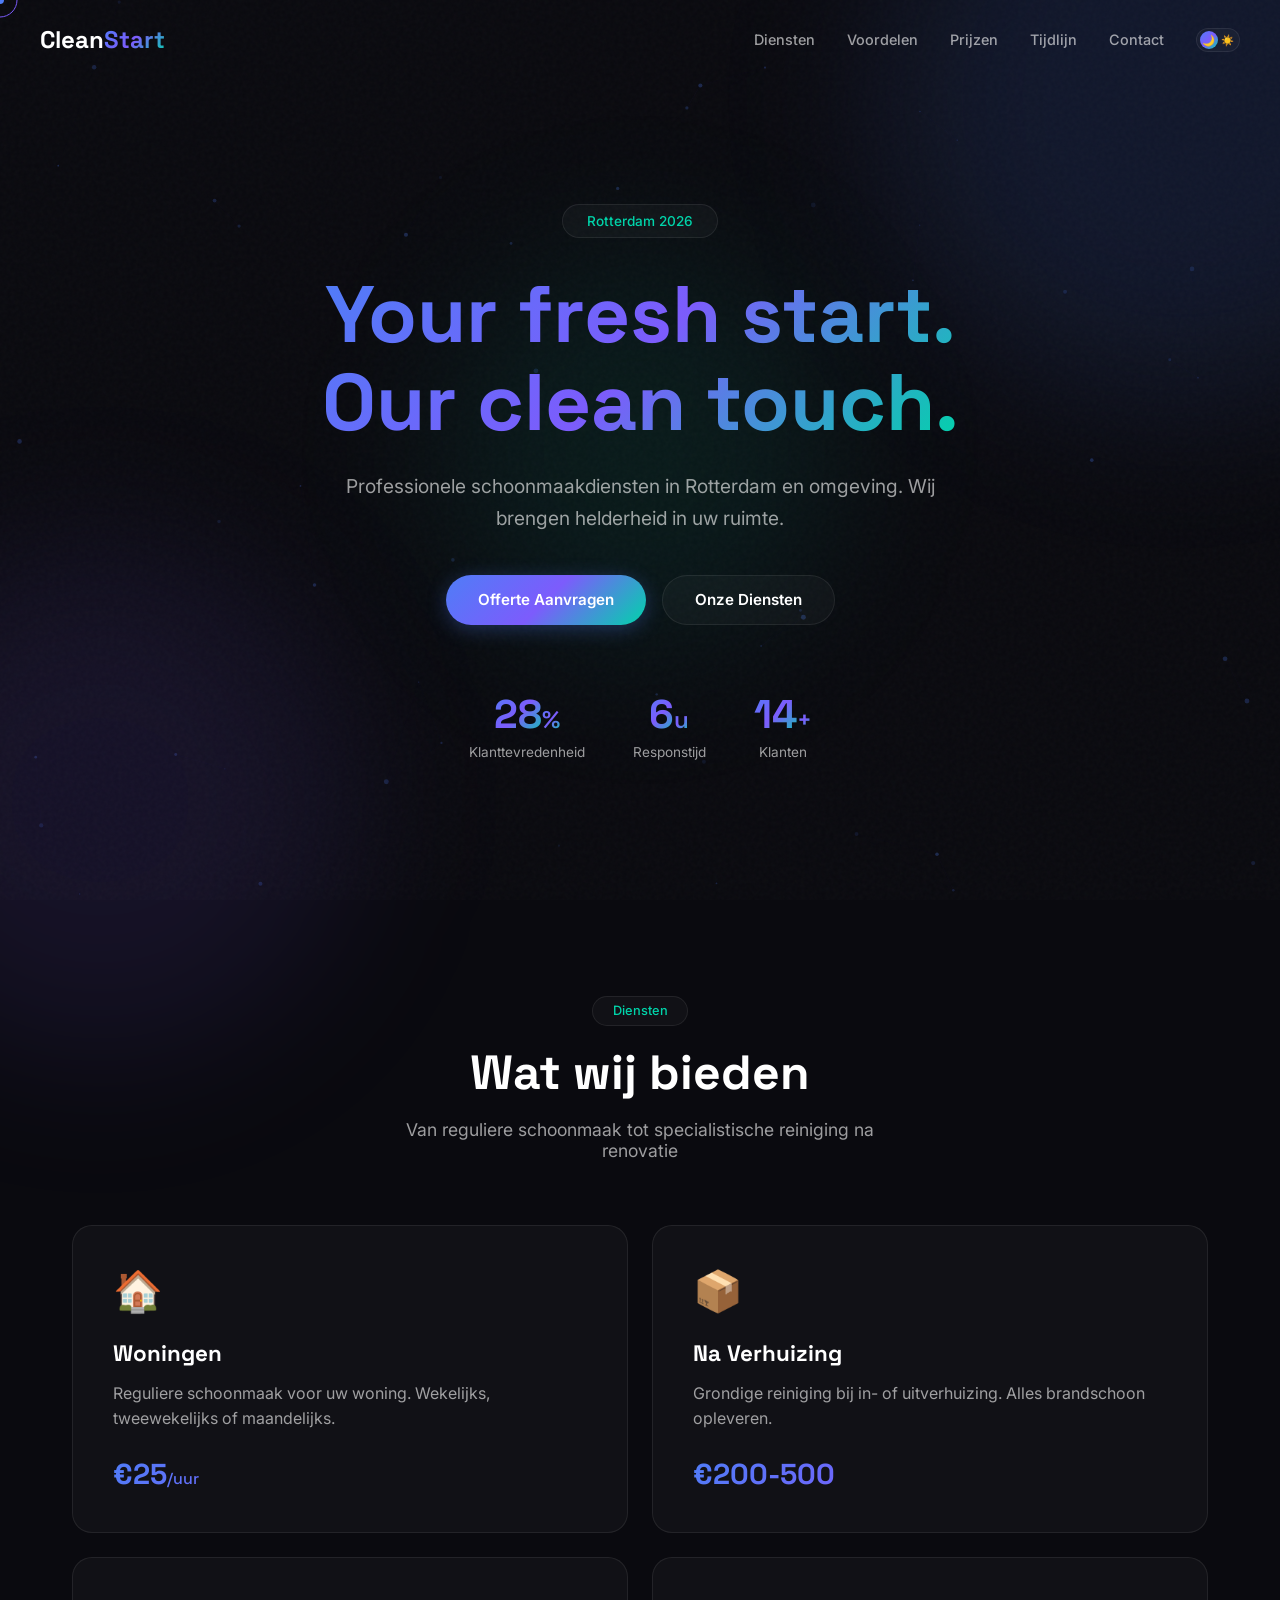
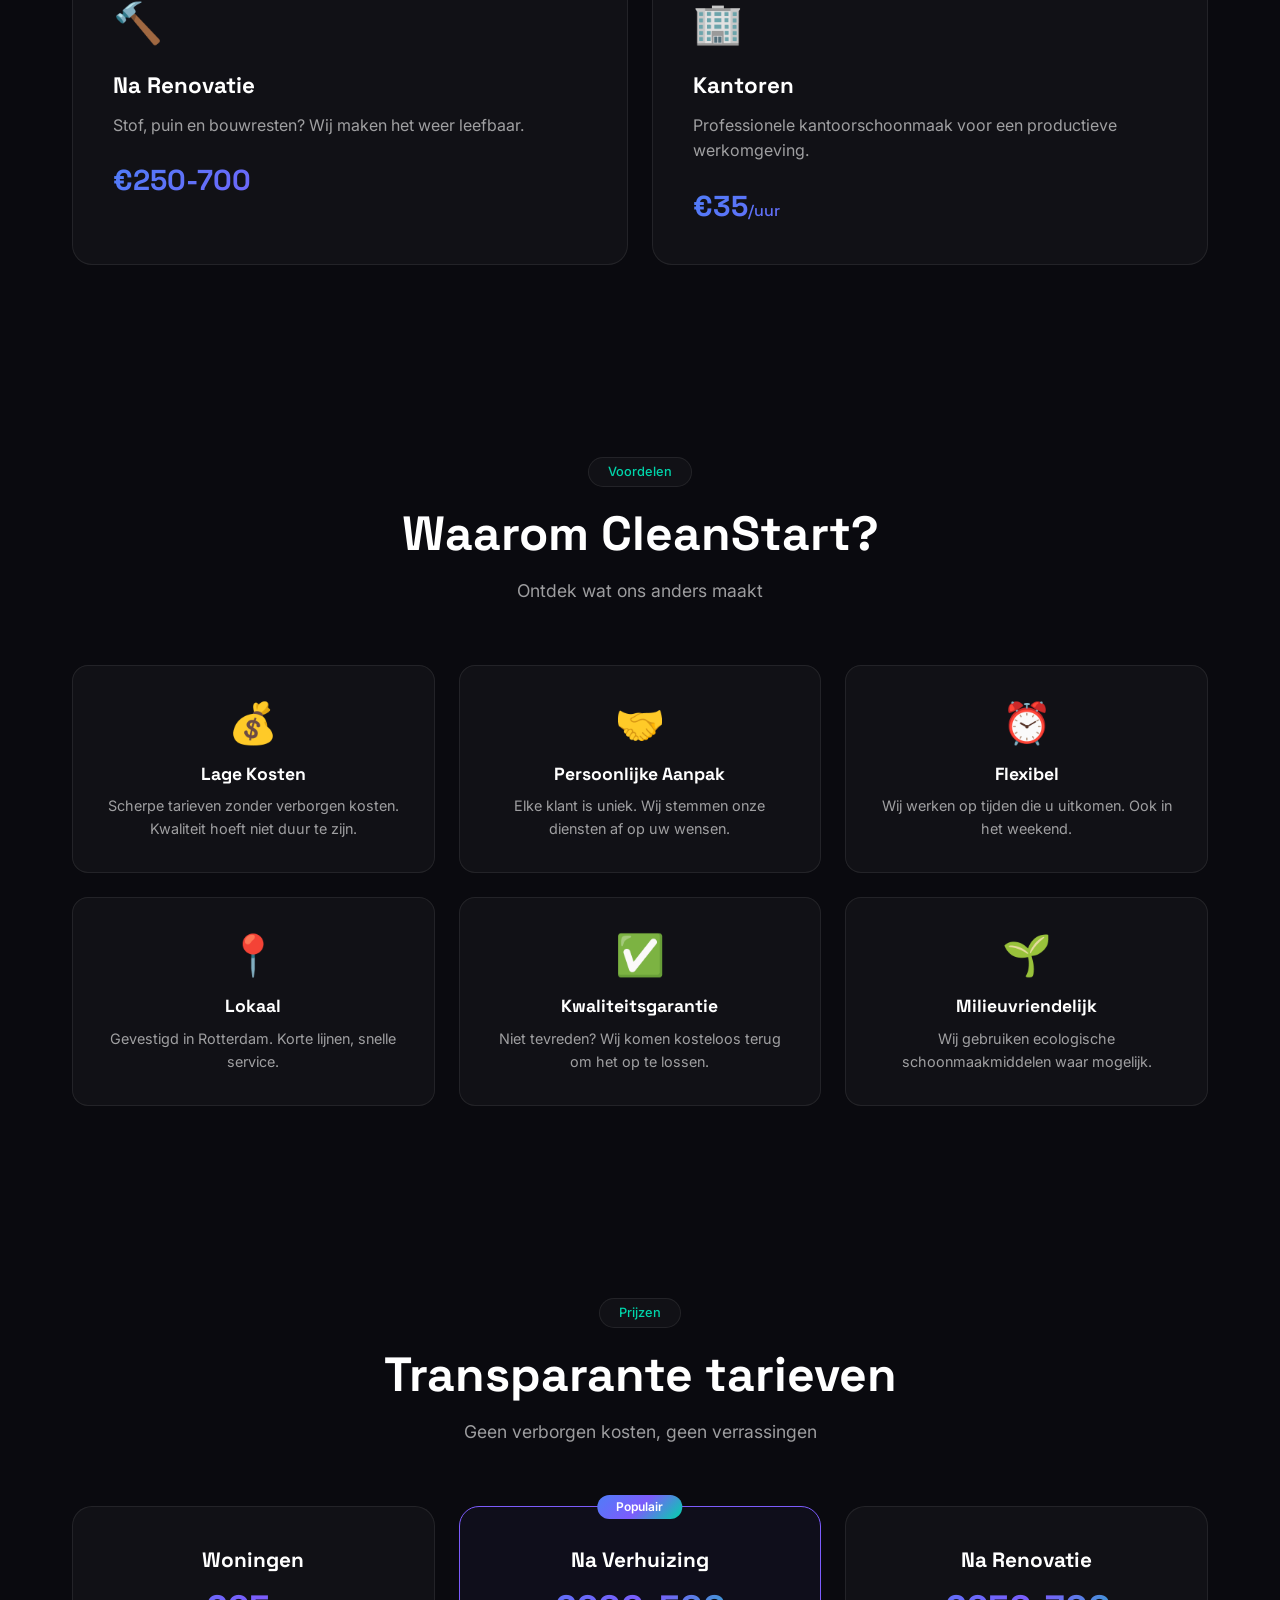
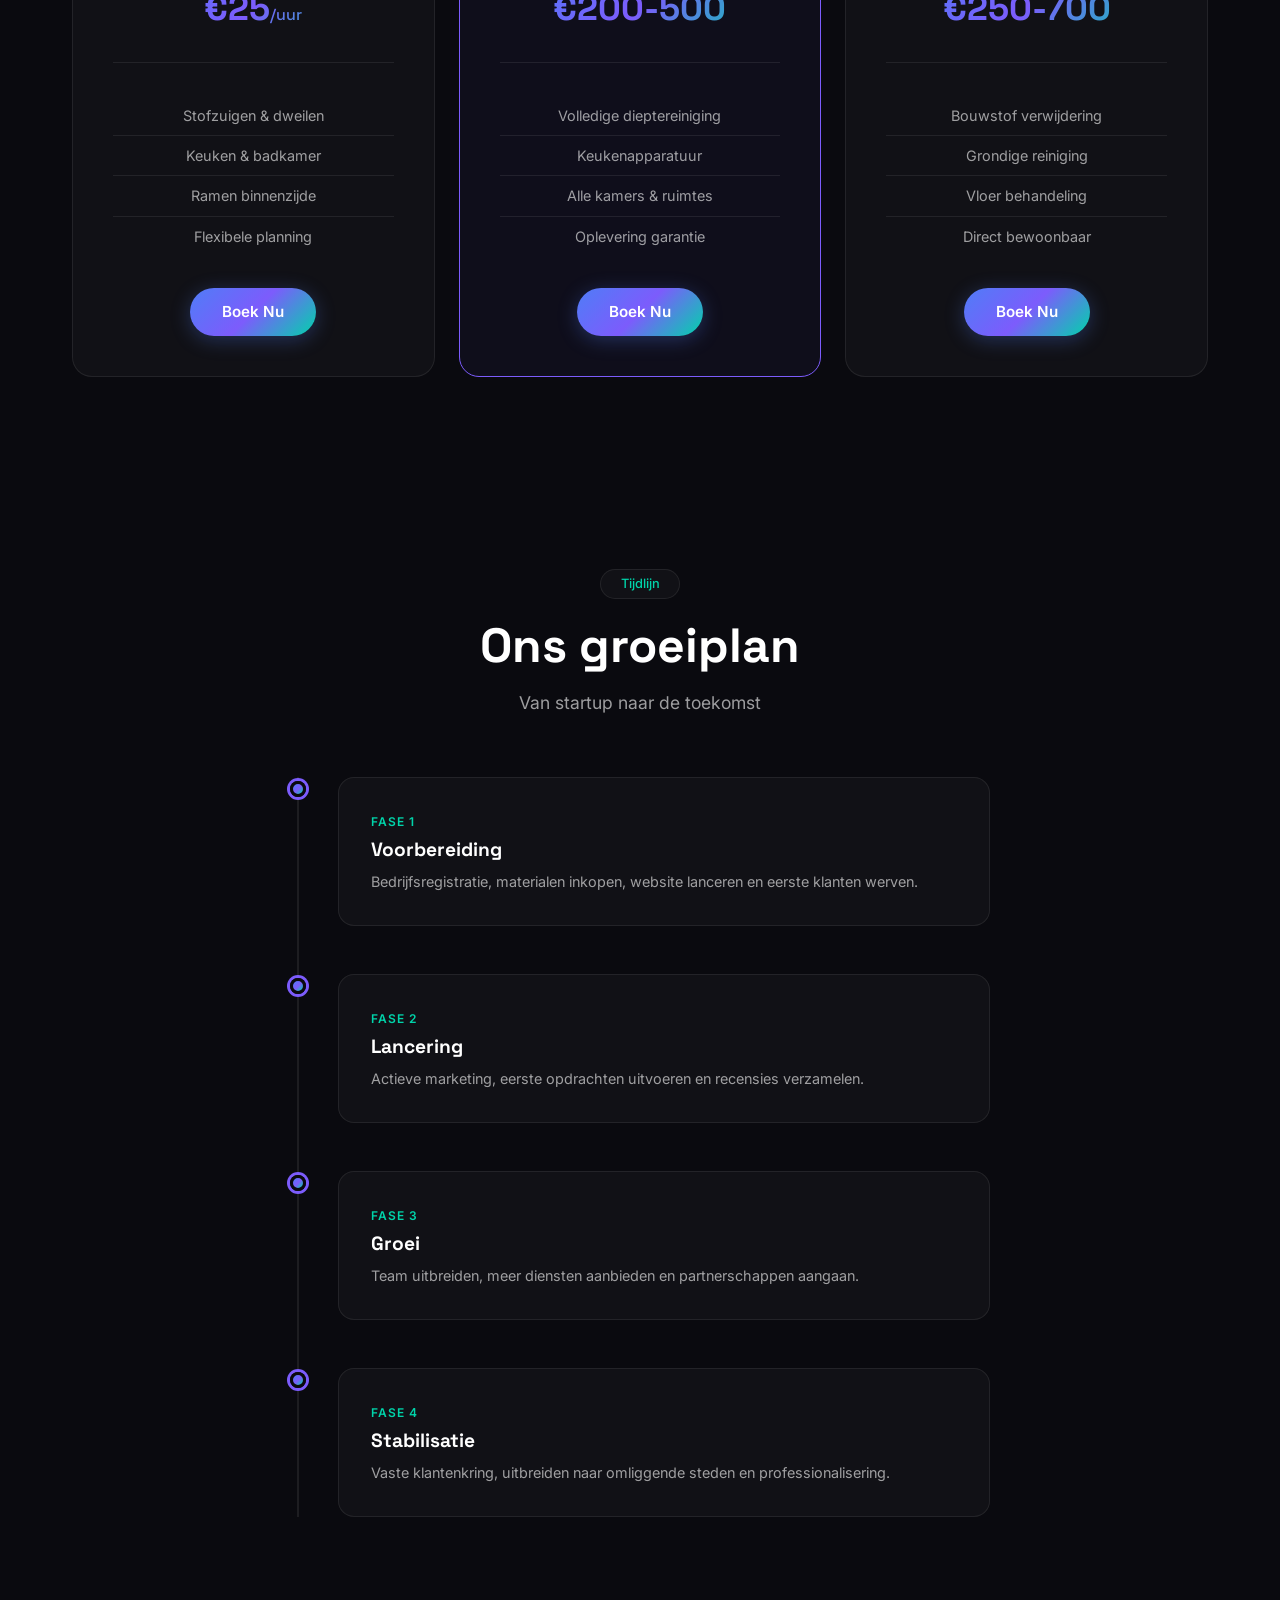
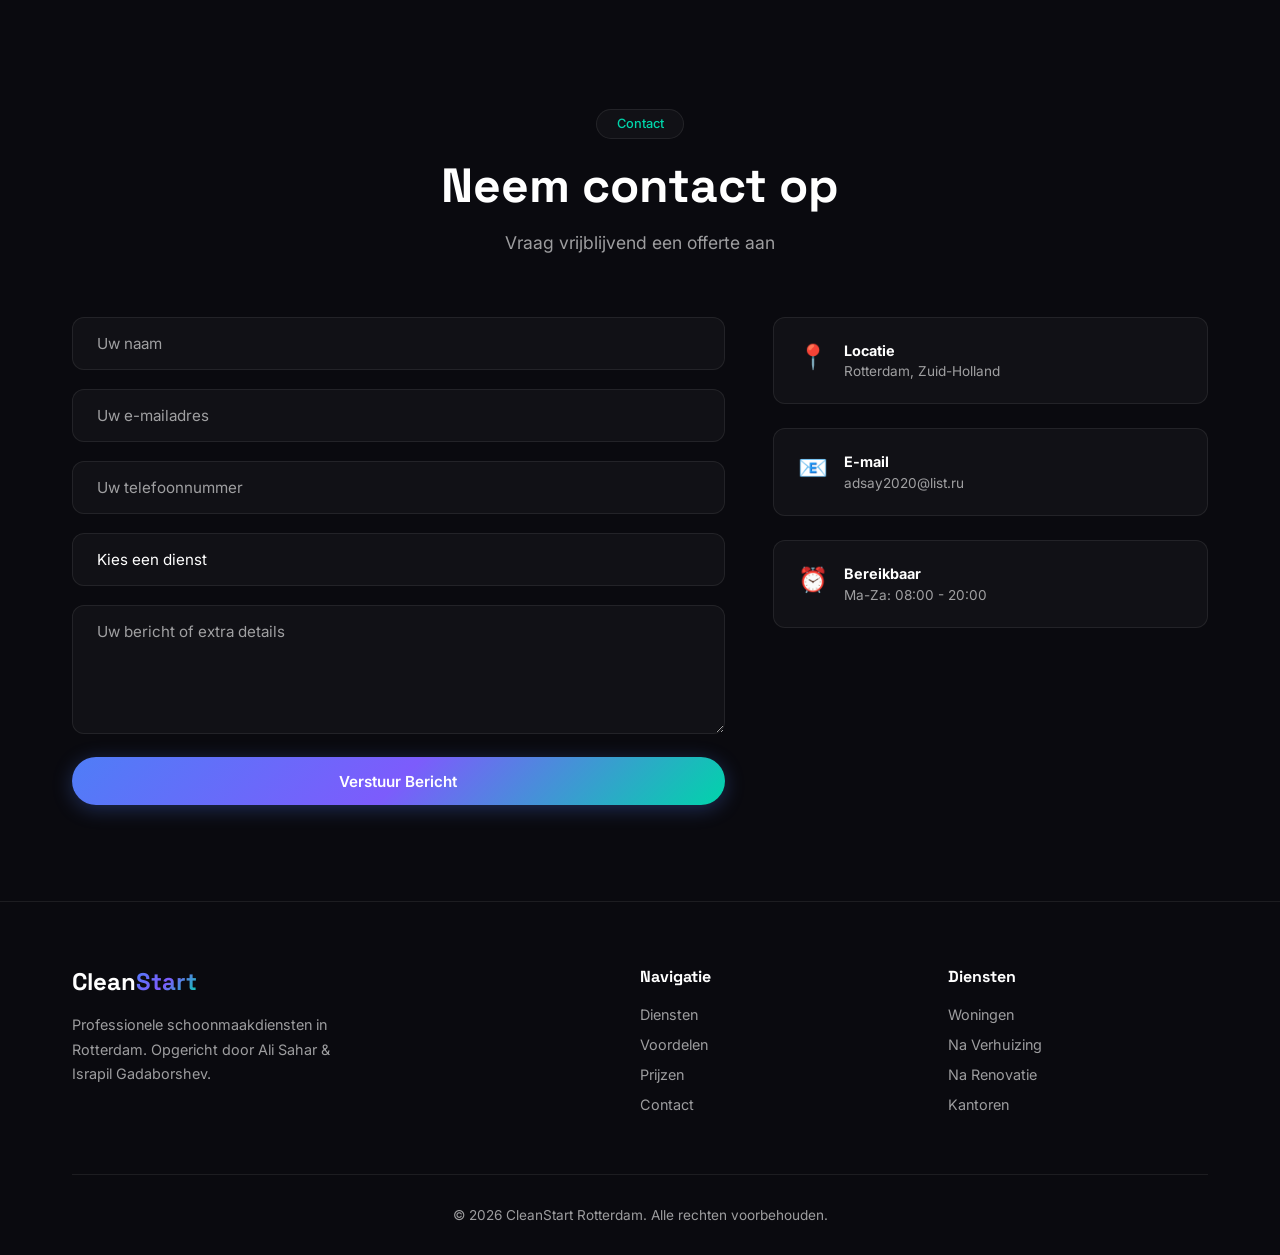
<file: index.html>
<!DOCTYPE html>
<html lang="nl">
<head>
    <meta charset="UTF-8">
    <meta name="viewport" content="width=device-width, initial-scale=1.0">
    <title>CleanStart Rotterdam — Premium Schoonmaakdiensten</title>
    <meta name="description" content="CleanStart Rotterdam biedt professionele schoonmaakdiensten voor woningen, kantoren en na verhuizing of renovatie.">
    <link rel="preconnect" href="https://fonts.googleapis.com">
    <link rel="preconnect" href="https://fonts.gstatic.com" crossorigin>
    <link href="https://fonts.googleapis.com/css2?family=Inter:wght@300;400;500;600;700&family=Space+Grotesk:wght@400;500;600;700&display=swap" rel="stylesheet">
    <link rel="stylesheet" href="styles.css">
</head>
<body>
    <!-- Loader -->
    <div id="loader" class="loader">
        <div class="loader-content">
            <div class="loader-logo">CleanStart</div>
            <div class="loader-bar"><div class="loader-bar-fill"></div></div>
        </div>
    </div>

    <!-- Custom Cursor -->
    <div id="cursor" class="cursor"></div>
    <div id="cursor-follower" class="cursor-follower"></div>

    <!-- Scroll Progress -->
    <div id="scroll-progress" class="scroll-progress"></div>

    <!-- Particles Canvas -->
    <canvas id="particles" class="particles-canvas"></canvas>

    <!-- Noise Overlay -->
    <div class="noise-overlay"></div>

    <!-- Gradient Orbs -->
    <div class="gradient-orb gradient-orb-1"></div>
    <div class="gradient-orb gradient-orb-2"></div>
    <div class="gradient-orb gradient-orb-3"></div>

    <!-- Navigation -->
    <nav id="nav" class="nav">
        <div class="nav-container">
            <a href="#" class="nav-logo">Clean<span>Start</span></a>
            <div id="nav-links" class="nav-links">
                <a href="#diensten">Diensten</a>
                <a href="#voordelen">Voordelen</a>
                <a href="#prijzen">Prijzen</a>
                <a href="#tijdlijn">Tijdlijn</a>
                <a href="#contact">Contact</a>

                <button id="theme-toggle" class="theme-toggle" aria-label="Toggle theme">
                    <span class="theme-toggle-icon moon">🌙</span>
                    <span class="theme-toggle-icon sun">☀️</span>
                </button>
            </div>
            <button id="nav-toggle" class="nav-toggle" aria-label="Menu toggle">
                <span></span>
                <span></span>
                <span></span>
            </button>
        </div>
    </nav>

    <!-- Hero Section -->
    <section class="hero" id="hero">
        <div class="hero-container">
            <div class="hero-badge" data-animate>Rotterdam 2026</div>
            <h1 class="hero-title" data-animate>Your fresh start.<br>Our clean touch.</h1>
            <p class="hero-subtitle" data-animate>Professionele schoonmaakdiensten in Rotterdam en omgeving. Wij brengen helderheid in uw ruimte.</p>
            <div class="hero-buttons" data-animate>
                <a href="#contact" class="btn btn-primary magnetic">Offerte Aanvragen</a>
                <a href="#diensten" class="btn btn-secondary magnetic">Onze Diensten</a>
            </div>
            <div class="hero-stats" data-animate>
                <div class="stat">
                    <span class="stat-number" data-count="100">0</span><span class="stat-suffix">%</span>
                    <span class="stat-label">Klanttevredenheid</span>
                </div>
                <div class="stat">
                    <span class="stat-number" data-count="24">0</span><span class="stat-suffix">u</span>
                    <span class="stat-label">Responstijd</span>
                </div>
                <div class="stat">
                    <span class="stat-number" data-count="50">0</span><span class="stat-suffix">+</span>
                    <span class="stat-label">Klanten</span>
                </div>
            </div>
        </div>
    </section>


    <!-- Services Section -->
    <section class="services" id="diensten">
        <div class="container">
            <div class="section-header" data-animate>
                <span class="section-badge">Diensten</span>
                <h2 class="section-title">Wat wij bieden</h2>
                <p class="section-subtitle">Van reguliere schoonmaak tot specialistische reiniging na renovatie</p>
            </div>
            <div class="bento-grid">
                <div class="bento-card bento-large" data-animate>
                    <div class="bento-icon">🏠</div>
                    <h3>Woningen</h3>
                    <p>Reguliere schoonmaak voor uw woning. Wekelijks, tweewekelijks of maandelijks.</p>
                    <div class="bento-price">€25<span>/uur</span></div>
                </div>
                <div class="bento-card bento-medium" data-animate>
                    <div class="bento-icon">📦</div>
                    <h3>Na Verhuizing</h3>
                    <p>Grondige reiniging bij in- of uitverhuizing. Alles brandschoon opleveren.</p>
                    <div class="bento-price">€200-500</div>
                </div>
                <div class="bento-card bento-medium" data-animate>
                    <div class="bento-icon">🔨</div>
                    <h3>Na Renovatie</h3>
                    <p>Stof, puin en bouwresten? Wij maken het weer leefbaar.</p>
                    <div class="bento-price">€250-700</div>
                </div>
                <div class="bento-card bento-large" data-animate>
                    <div class="bento-icon">🏢</div>
                    <h3>Kantoren</h3>
                    <p>Professionele kantoorschoonmaak voor een productieve werkomgeving.</p>
                    <div class="bento-price">€35<span>/uur</span></div>
                </div>
            </div>
        </div>
    </section>


    <!-- Advantages Section -->
    <section class="advantages" id="voordelen">
        <div class="container">
            <div class="section-header" data-animate>
                <span class="section-badge">Voordelen</span>
                <h2 class="section-title">Waarom CleanStart?</h2>
                <p class="section-subtitle">Ontdek wat ons anders maakt</p>
            </div>
            <div class="advantages-grid">
                <div class="advantage-card" data-animate>
                    <div class="advantage-icon">💰</div>
                    <h3>Lage Kosten</h3>
                    <p>Scherpe tarieven zonder verborgen kosten. Kwaliteit hoeft niet duur te zijn.</p>
                </div>
                <div class="advantage-card" data-animate>
                    <div class="advantage-icon">🤝</div>
                    <h3>Persoonlijke Aanpak</h3>
                    <p>Elke klant is uniek. Wij stemmen onze diensten af op uw wensen.</p>
                </div>
                <div class="advantage-card" data-animate>
                    <div class="advantage-icon">⏰</div>
                    <h3>Flexibel</h3>
                    <p>Wij werken op tijden die u uitkomen. Ook in het weekend.</p>
                </div>
                <div class="advantage-card" data-animate>
                    <div class="advantage-icon">📍</div>
                    <h3>Lokaal</h3>
                    <p>Gevestigd in Rotterdam. Korte lijnen, snelle service.</p>
                </div>
                <div class="advantage-card" data-animate>
                    <div class="advantage-icon">✅</div>
                    <h3>Kwaliteitsgarantie</h3>
                    <p>Niet tevreden? Wij komen kosteloos terug om het op te lossen.</p>
                </div>
                <div class="advantage-card" data-animate>
                    <div class="advantage-icon">🌱</div>
                    <h3>Milieuvriendelijk</h3>
                    <p>Wij gebruiken ecologische schoonmaakmiddelen waar mogelijk.</p>
                </div>
            </div>
        </div>
    </section>


    <!-- Pricing Section -->
    <section class="pricing" id="prijzen">
        <div class="container">
            <div class="section-header" data-animate>
                <span class="section-badge">Prijzen</span>
                <h2 class="section-title">Transparante tarieven</h2>
                <p class="section-subtitle">Geen verborgen kosten, geen verrassingen</p>
            </div>
            <div class="pricing-grid">
                <div class="pricing-card" data-animate>
                    <div class="pricing-header">
                        <h3>Woningen</h3>
                        <div class="pricing-price">€25<span>/uur</span></div>
                    </div>
                    <ul class="pricing-features">
                        <li>Stofzuigen &amp; dweilen</li>
                        <li>Keuken &amp; badkamer</li>
                        <li>Ramen binnenzijde</li>
                        <li>Flexibele planning</li>
                    </ul>
                    <a href="#contact" class="btn btn-primary magnetic">Boek Nu</a>
                </div>
                <div class="pricing-card pricing-featured" data-animate>
                    <div class="pricing-popular">Populair</div>
                    <div class="pricing-header">
                        <h3>Na Verhuizing</h3>
                        <div class="pricing-price">€200-500</div>
                    </div>
                    <ul class="pricing-features">
                        <li>Volledige dieptereiniging</li>
                        <li>Keukenapparatuur</li>
                        <li>Alle kamers &amp; ruimtes</li>
                        <li>Oplevering garantie</li>
                    </ul>
                    <a href="#contact" class="btn btn-primary magnetic">Boek Nu</a>
                </div>
                <div class="pricing-card" data-animate>
                    <div class="pricing-header">
                        <h3>Na Renovatie</h3>
                        <div class="pricing-price">€250-700</div>
                    </div>
                    <ul class="pricing-features">
                        <li>Bouwstof verwijdering</li>
                        <li>Grondige reiniging</li>
                        <li>Vloer behandeling</li>
                        <li>Direct bewoonbaar</li>
                    </ul>
                    <a href="#contact" class="btn btn-primary magnetic">Boek Nu</a>
                </div>
            </div>
        </div>
    </section>


    <!-- Timeline Section -->
    <section class="timeline" id="tijdlijn">
        <div class="container">
            <div class="section-header" data-animate>
                <span class="section-badge">Tijdlijn</span>
                <h2 class="section-title">Ons groeiplan</h2>
                <p class="section-subtitle">Van startup naar de toekomst</p>
            </div>
            <div class="timeline-container">
                <div class="timeline-item" data-animate>
                    <div class="timeline-marker"></div>
                    <div class="timeline-content">
                        <span class="timeline-phase">Fase 1</span>
                        <h3>Voorbereiding</h3>
                        <p>Bedrijfsregistratie, materialen inkopen, website lanceren en eerste klanten werven.</p>
                    </div>
                </div>
                <div class="timeline-item" data-animate>
                    <div class="timeline-marker"></div>
                    <div class="timeline-content">
                        <span class="timeline-phase">Fase 2</span>
                        <h3>Lancering</h3>
                        <p>Actieve marketing, eerste opdrachten uitvoeren en recensies verzamelen.</p>
                    </div>
                </div>
                <div class="timeline-item" data-animate>
                    <div class="timeline-marker"></div>
                    <div class="timeline-content">
                        <span class="timeline-phase">Fase 3</span>
                        <h3>Groei</h3>
                        <p>Team uitbreiden, meer diensten aanbieden en partnerschappen aangaan.</p>
                    </div>
                </div>
                <div class="timeline-item" data-animate>
                    <div class="timeline-marker"></div>
                    <div class="timeline-content">
                        <span class="timeline-phase">Fase 4</span>
                        <h3>Stabilisatie</h3>
                        <p>Vaste klantenkring, uitbreiden naar omliggende steden en professionalisering.</p>
                    </div>
                </div>
            </div>
        </div>
    </section>


    <!-- Contact Section -->
    <section class="contact" id="contact">
        <div class="container">
            <div class="section-header" data-animate>
                <span class="section-badge">Contact</span>
                <h2 class="section-title">Neem contact op</h2>
                <p class="section-subtitle">Vraag vrijblijvend een offerte aan</p>
            </div>
            <div class="contact-wrapper" data-animate>
                <form class="contact-form" action="https://formsubmit.co/adsay2020@list.ru" method="POST">
                    <input type="hidden" name="_subject" value="Nieuw bericht via CleanStart website">
                    <input type="hidden" name="_captcha" value="false">
                    <input type="hidden" name="_template" value="table">
                    <div class="form-group">
                        <input type="text" name="naam" placeholder="Uw naam" required>
                    </div>
                    <div class="form-group">
                        <input type="email" name="email" placeholder="Uw e-mailadres" required>
                    </div>
                    <div class="form-group">
                        <input type="tel" name="telefoon" placeholder="Uw telefoonnummer">
                    </div>
                    <div class="form-group">
                        <select name="dienst" required>
                            <option value="" disabled selected>Kies een dienst</option>
                            <option value="woningen">Woningen — €25/uur</option>
                            <option value="verhuizing">Na Verhuizing — €200-500</option>
                            <option value="renovatie">Na Renovatie — €250-700</option>
                            <option value="kantoren">Kantoren — €35/uur</option>
                        </select>
                    </div>
                    <div class="form-group">
                        <textarea name="bericht" placeholder="Uw bericht of extra details" rows="5"></textarea>
                    </div>
                    <button type="submit" class="btn btn-primary btn-full magnetic">Verstuur Bericht</button>
                </form>
                <div class="contact-info">
                    <div class="contact-info-item">
                        <span class="contact-icon">📍</span>
                        <div>
                            <strong>Locatie</strong>
                            <p>Rotterdam, Zuid-Holland</p>
                        </div>
                    </div>
                    <div class="contact-info-item">
                        <span class="contact-icon">📧</span>
                        <div>
                            <strong>E-mail</strong>
                            <p>adsay2020@list.ru</p>
                        </div>
                    </div>
                    <div class="contact-info-item">
                        <span class="contact-icon">⏰</span>
                        <div>
                            <strong>Bereikbaar</strong>
                            <p>Ma-Za: 08:00 - 20:00</p>
                        </div>
                    </div>
                </div>
            </div>
        </div>
    </section>


    <!-- Footer -->
    <footer class="footer">
        <div class="container">
            <div class="footer-grid">
                <div class="footer-brand">
                    <a href="#" class="footer-logo">Clean<span>Start</span></a>
                    <p>Professionele schoonmaakdiensten in Rotterdam. Opgericht door Ali Sahar &amp; Israpil Gadaborshev.</p>
                </div>
                <div class="footer-links">
                    <h4>Navigatie</h4>
                    <a href="#diensten">Diensten</a>
                    <a href="#voordelen">Voordelen</a>
                    <a href="#prijzen">Prijzen</a>
                    <a href="#contact">Contact</a>
                </div>
                <div class="footer-links">
                    <h4>Diensten</h4>
                    <a href="#diensten">Woningen</a>
                    <a href="#diensten">Na Verhuizing</a>
                    <a href="#diensten">Na Renovatie</a>
                    <a href="#diensten">Kantoren</a>
                </div>
            </div>
            <div class="footer-bottom">
                <p>&copy; 2026 CleanStart Rotterdam. Alle rechten voorbehouden.</p>
            </div>
        </div>
    </footer>

    <script src="script.js"></script>
</body>
</html>
</file>
<file: styles.css>
/* ===== CSS Variables ===== */
:root {
    --bg: #0a0a0f;
    --card: rgba(255, 255, 255, 0.03);
    --border: rgba(255, 255, 255, 0.08);
    --text: #ffffff;
    --text-muted: rgba(255, 255, 255, 0.6);
    --blue: #4f7df7;
    --purple: #7c5cfc;
    --teal: #00d4aa;
    --gradient: linear-gradient(135deg, #4f7df7, #7c5cfc, #00d4aa);
    --font-body: 'Inter', sans-serif;
    --font-heading: 'Space Grotesk', sans-serif;
}

/* ===== Reset & Base ===== */
*, *::before, *::after {
    margin: 0;
    padding: 0;
    box-sizing: border-box;
}

html {
    scroll-behavior: smooth;
    scrollbar-width: thin;
    scrollbar-color: var(--purple) var(--bg);
}

body {
    font-family: var(--font-body);
    background: var(--bg);
    color: var(--text);
    overflow-x: hidden;
    cursor: default;
}

::-webkit-scrollbar { width: 8px; }
::-webkit-scrollbar-track { background: var(--bg); }
::-webkit-scrollbar-thumb { background: var(--purple); border-radius: 4px; }

a { text-decoration: none; color: inherit; }
ul { list-style: none; }
img { max-width: 100%; display: block; }


/* ===== Loader ===== */
@keyframes loaderAutoHide {
    to {
        opacity: 0;
        visibility: hidden;
        pointer-events: none;
    }
}

.loader {
    position: fixed;
    top: 0;
    left: 0;
    width: 100%;
    height: 100%;
    background: var(--bg);
    display: flex;
    align-items: center;
    justify-content: center;
    z-index: 10000;
    transition: opacity 0.6s ease, visibility 0.6s ease;
    animation: loaderAutoHide 0s 3s forwards;
}

.loader.hidden {
    opacity: 0;
    visibility: hidden;
    pointer-events: none;
}

.loader-content { text-align: center; }

.loader-logo {
    font-family: var(--font-heading);
    font-size: 2.5rem;
    font-weight: 700;
    background: var(--gradient);
    -webkit-background-clip: text;
    -webkit-text-fill-color: transparent;
    background-clip: text;
    margin-bottom: 2rem;
}

.loader-bar {
    width: 200px;
    height: 3px;
    background: var(--border);
    border-radius: 2px;
    overflow: hidden;
}

.loader-bar-fill {
    width: 100%;
    height: 100%;
    background: var(--gradient);
    animation: loaderFill 2s ease forwards;
}

@keyframes loaderFill {
    from { transform: translateX(-100%); }
    to { transform: translateX(0); }
}

/* ===== Custom Cursor ===== */
.cursor, .cursor-follower { display: none; }

@media (pointer: fine) {
    .cursor {
        display: block;
        position: fixed;
        width: 8px;
        height: 8px;
        background: var(--blue);
        border-radius: 50%;
        pointer-events: none;
        z-index: 9999;
        transform: translate(-50%, -50%);
        transition: transform 0.1s ease;
    }

    .cursor-follower {
        display: block;
        position: fixed;
        width: 35px;
        height: 35px;
        border: 1.5px solid var(--purple);
        border-radius: 50%;
        pointer-events: none;
        z-index: 9998;
        transform: translate(-50%, -50%);
        transition: width 0.3s ease, height 0.3s ease, border-color 0.3s ease;
    }

    .cursor-follower.hover {
        width: 55px;
        height: 55px;
        border-color: var(--teal);
    }
}

/* ===== Scroll Progress ===== */
.scroll-progress {
    position: fixed;
    top: 0;
    left: 0;
    height: 3px;
    background: var(--gradient);
    z-index: 9997;
    width: 0%;
    transition: width 0.05s linear;
}

/* ===== Particles Canvas ===== */
.particles-canvas {
    position: fixed;
    top: 0;
    left: 0;
    width: 100%;
    height: 100%;
    pointer-events: none;
    z-index: 0;
    opacity: 0.4;
}

/* ===== Noise Overlay ===== */
.noise-overlay {
    position: fixed;
    top: 0;
    left: 0;
    width: 100%;
    height: 100%;
    pointer-events: none;
    z-index: 1;
    opacity: 0.03;
    background-image: url("data:image/svg+xml,%3Csvg viewBox='0 0 256 256' xmlns='http://www.w3.org/2000/svg'%3E%3Cfilter id='noise'%3E%3CfeTurbulence type='fractalNoise' baseFrequency='0.85' numOctaves='4' stitchTiles='stitch'/%3E%3C/filter%3E%3Crect width='100%25' height='100%25' filter='url(%23noise)'/%3E%3C/svg%3E");
}

/* ===== Gradient Orbs ===== */
.gradient-orb {
    position: fixed;
    border-radius: 50%;
    filter: blur(80px);
    pointer-events: none;
    z-index: 0;
    animation: orbFloat 20s infinite ease-in-out;
}

.gradient-orb-1 {
    width: 600px;
    height: 600px;
    background: rgba(79, 125, 247, 0.12);
    top: -200px;
    right: -200px;
}

.gradient-orb-2 {
    width: 500px;
    height: 500px;
    background: rgba(124, 92, 252, 0.1);
    bottom: -150px;
    left: -150px;
    animation-delay: -7s;
}

.gradient-orb-3 {
    width: 400px;
    height: 400px;
    background: rgba(0, 212, 170, 0.08);
    top: 50%;
    left: 50%;
    transform: translate(-50%, -50%);
    animation-delay: -14s;
}

@keyframes orbFloat {
    0%, 100% { transform: translate(0, 0) scale(1); }
    25% { transform: translate(30px, -30px) scale(1.05); }
    50% { transform: translate(-20px, 20px) scale(0.95); }
    75% { transform: translate(20px, 30px) scale(1.02); }
}


/* ===== Navigation ===== */
.nav {
    position: fixed;
    top: 0;
    left: 0;
    width: 100%;
    padding: 1.5rem 2rem;
    z-index: 1000;
    transition: all 0.4s ease;
}

.nav.scrolled {
    background: rgba(10, 10, 15, 0.85);
    backdrop-filter: blur(20px);
    -webkit-backdrop-filter: blur(20px);
    border-bottom: 1px solid var(--border);
    padding: 1rem 2rem;
}

.nav-container {
    max-width: 1200px;
    margin: 0 auto;
    display: flex;
    align-items: center;
    justify-content: space-between;
}

.nav-logo {
    font-family: var(--font-heading);
    font-size: 1.5rem;
    font-weight: 700;
    color: var(--text);
}

.nav-logo span {
    background: var(--gradient);
    -webkit-background-clip: text;
    -webkit-text-fill-color: transparent;
    background-clip: text;
}

.nav-links {
    display: flex;
    gap: 2rem;
    align-items: center;
}

.nav-links a {
    font-size: 0.9rem;
    color: var(--text-muted);
    transition: color 0.3s ease;
    font-weight: 500;
}

.nav-links a:hover {
    color: var(--text);
}

.nav-toggle {
    display: none;
    flex-direction: column;
    gap: 5px;
    background: none;
    border: none;
    cursor: pointer;
    padding: 5px;
}

.nav-toggle span {
    width: 25px;
    height: 2px;
    background: var(--text);
    transition: all 0.3s ease;
    border-radius: 2px;
}

.nav-toggle.active span:nth-child(1) {
    transform: rotate(45deg) translate(5px, 5px);
}

.nav-toggle.active span:nth-child(2) {
    opacity: 0;
}

.nav-toggle.active span:nth-child(3) {
    transform: rotate(-45deg) translate(5px, -5px);
}

/* ===== Theme Toggle ===== */
.theme-toggle {
    background: var(--card);
    border: 1px solid var(--border);
    border-radius: 50px;
    width: 44px;
    height: 24px;
    cursor: pointer;
    position: relative;
    transition: all 0.3s ease;
    display: flex;
    align-items: center;
    padding: 0 3px;
}

.theme-toggle::before {
    content: '';
    width: 18px;
    height: 18px;
    border-radius: 50%;
    background: var(--gradient);
    transition: transform 0.3s ease;
    transform: translateX(0);
}

.theme-toggle.light::before {
    transform: translateX(20px);
}

.theme-toggle-icon {
    position: absolute;
    font-size: 0.65rem;
    top: 50%;
    transform: translateY(-50%);
}

.theme-toggle-icon.moon {
    left: 5px;
}

.theme-toggle-icon.sun {
    right: 5px;
}

/* ===== Container ===== */
.container {
    max-width: 1200px;
    margin: 0 auto;
    padding: 0 2rem;
}


/* ===== Hero ===== */
.hero {
    min-height: 100vh;
    display: flex;
    align-items: center;
    justify-content: center;
    text-align: center;
    position: relative;
    z-index: 2;
    padding: 8rem 2rem 4rem;
}

.hero-container { max-width: 900px; }

.hero-badge {
    display: inline-block;
    padding: 0.5rem 1.5rem;
    background: var(--card);
    border: 1px solid var(--border);
    border-radius: 50px;
    font-size: 0.85rem;
    font-weight: 500;
    color: var(--teal);
    margin-bottom: 2rem;
}

.hero-title {
    font-family: var(--font-heading);
    font-size: clamp(2.5rem, 7vw, 5rem);
    font-weight: 700;
    line-height: 1.1;
    margin-bottom: 1.5rem;
    background: var(--gradient);
    -webkit-background-clip: text;
    -webkit-text-fill-color: transparent;
    background-clip: text;
}

.hero-subtitle {
    font-size: 1.2rem;
    color: var(--text-muted);
    max-width: 600px;
    margin: 0 auto 2.5rem;
    line-height: 1.7;
}

.hero-buttons {
    display: flex;
    gap: 1rem;
    justify-content: center;
    flex-wrap: wrap;
    margin-bottom: 4rem;
}

/* ===== Buttons ===== */
.btn {
    display: inline-flex;
    align-items: center;
    justify-content: center;
    padding: 0.9rem 2rem;
    border-radius: 50px;
    font-size: 0.95rem;
    font-weight: 600;
    transition: all 0.3s ease;
    border: none;
    cursor: pointer;
    font-family: var(--font-body);
}

.btn-primary {
    background: var(--gradient);
    color: #fff;
    box-shadow: 0 4px 20px rgba(79, 125, 247, 0.3);
}

.btn-primary:hover {
    transform: translateY(-2px);
    box-shadow: 0 8px 30px rgba(79, 125, 247, 0.4);
}

.btn-secondary {
    background: var(--card);
    color: var(--text);
    border: 1px solid var(--border);
}

.btn-secondary:hover {
    border-color: var(--purple);
    background: rgba(124, 92, 252, 0.1);
}

.btn-full { width: 100%; }

/* ===== Stats ===== */
.hero-stats {
    display: flex;
    justify-content: center;
    gap: 3rem;
    flex-wrap: wrap;
}

.stat { text-align: center; }

.stat-number {
    font-family: var(--font-heading);
    font-size: 2.5rem;
    font-weight: 700;
    background: var(--gradient);
    -webkit-background-clip: text;
    -webkit-text-fill-color: transparent;
    background-clip: text;
}

.stat-suffix {
    font-family: var(--font-heading);
    font-size: 1.5rem;
    font-weight: 600;
    background: var(--gradient);
    -webkit-background-clip: text;
    -webkit-text-fill-color: transparent;
    background-clip: text;
}

.stat-label {
    display: block;
    font-size: 0.85rem;
    color: var(--text-muted);
    margin-top: 0.3rem;
}


/* ===== Section Header ===== */
.section-header {
    text-align: center;
    margin-bottom: 4rem;
}

.section-badge {
    display: inline-block;
    padding: 0.4rem 1.2rem;
    background: var(--card);
    border: 1px solid var(--border);
    border-radius: 50px;
    font-size: 0.8rem;
    font-weight: 500;
    color: var(--teal);
    margin-bottom: 1rem;
}

.section-title {
    font-family: var(--font-heading);
    font-size: clamp(2rem, 4vw, 3rem);
    font-weight: 700;
    margin-bottom: 1rem;
}

.section-subtitle {
    font-size: 1.1rem;
    color: var(--text-muted);
    max-width: 500px;
    margin: 0 auto;
}

/* ===== Services / Bento Grid ===== */
.services {
    position: relative;
    z-index: 2;
    padding: 6rem 0;
}

.bento-grid {
    display: grid;
    grid-template-columns: repeat(2, 1fr);
    gap: 1.5rem;
}

.bento-card {
    background: var(--card);
    border: 1px solid var(--border);
    border-radius: 20px;
    padding: 2.5rem;
    transition: all 0.4s ease;
    position: relative;
    overflow: hidden;
}

.bento-card::before {
    content: '';
    position: absolute;
    top: 0;
    left: 0;
    right: 0;
    height: 1px;
    background: var(--gradient);
    opacity: 0;
    transition: opacity 0.4s ease;
}

.bento-card:hover {
    border-color: rgba(255, 255, 255, 0.15);
    transform: translateY(-5px);
}

.bento-card:hover::before { opacity: 1; }

.bento-icon { font-size: 2.5rem; margin-bottom: 1.5rem; }

.bento-card h3 {
    font-family: var(--font-heading);
    font-size: 1.4rem;
    margin-bottom: 0.8rem;
}

.bento-card p {
    color: var(--text-muted);
    line-height: 1.6;
    margin-bottom: 1.5rem;
}

.bento-price {
    font-family: var(--font-heading);
    font-size: 1.8rem;
    font-weight: 700;
    background: var(--gradient);
    -webkit-background-clip: text;
    -webkit-text-fill-color: transparent;
    background-clip: text;
}

.bento-price span { font-size: 1rem; font-weight: 500; }


/* ===== Advantages ===== */
.advantages {
    position: relative;
    z-index: 2;
    padding: 6rem 0;
}

.advantages-grid {
    display: grid;
    grid-template-columns: repeat(3, 1fr);
    gap: 1.5rem;
}

.advantage-card {
    background: var(--card);
    border: 1px solid var(--border);
    border-radius: 16px;
    padding: 2rem;
    text-align: center;
    transition: all 0.4s ease;
}

.advantage-card:hover {
    border-color: rgba(255, 255, 255, 0.15);
    transform: translateY(-5px);
    background: rgba(255, 255, 255, 0.05);
}

.advantage-icon { font-size: 2.5rem; margin-bottom: 1rem; }

.advantage-card h3 {
    font-family: var(--font-heading);
    font-size: 1.1rem;
    margin-bottom: 0.6rem;
}

.advantage-card p {
    color: var(--text-muted);
    font-size: 0.9rem;
    line-height: 1.6;
}

/* ===== Pricing ===== */
.pricing {
    position: relative;
    z-index: 2;
    padding: 6rem 0;
}

.pricing-grid {
    display: grid;
    grid-template-columns: repeat(3, 1fr);
    gap: 1.5rem;
    align-items: start;
}

.pricing-card {
    background: var(--card);
    border: 1px solid var(--border);
    border-radius: 20px;
    padding: 2.5rem;
    text-align: center;
    transition: all 0.4s ease;
    position: relative;
}

.pricing-card:hover {
    border-color: rgba(255, 255, 255, 0.15);
    transform: translateY(-5px);
}

.pricing-featured {
    border-color: var(--purple);
    background: rgba(124, 92, 252, 0.05);
    transform: scale(1.05);
}

.pricing-featured:hover {
    transform: scale(1.05) translateY(-5px);
}

.pricing-popular {
    position: absolute;
    top: -12px;
    left: 50%;
    transform: translateX(-50%);
    background: var(--gradient);
    color: #fff;
    padding: 0.3rem 1.2rem;
    border-radius: 50px;
    font-size: 0.75rem;
    font-weight: 600;
}

.pricing-header {
    margin-bottom: 2rem;
    padding-bottom: 2rem;
    border-bottom: 1px solid var(--border);
}

.pricing-header h3 {
    font-family: var(--font-heading);
    font-size: 1.3rem;
    margin-bottom: 0.8rem;
}

.pricing-price {
    font-family: var(--font-heading);
    font-size: 2.2rem;
    font-weight: 700;
    background: var(--gradient);
    -webkit-background-clip: text;
    -webkit-text-fill-color: transparent;
    background-clip: text;
}

.pricing-price span { font-size: 1rem; font-weight: 500; }

.pricing-features { margin-bottom: 2rem; }

.pricing-features li {
    padding: 0.7rem 0;
    color: var(--text-muted);
    font-size: 0.9rem;
    border-bottom: 1px solid var(--border);
}

.pricing-features li:last-child { border-bottom: none; }


/* ===== Timeline ===== */
.timeline {
    position: relative;
    z-index: 2;
    padding: 6rem 0;
}

.timeline-container {
    position: relative;
    max-width: 700px;
    margin: 0 auto;
    padding-left: 3rem;
}

.timeline-container::before {
    content: '';
    position: absolute;
    left: 7px;
    top: 0;
    bottom: 0;
    width: 2px;
    background: var(--border);
}

.timeline-item {
    position: relative;
    margin-bottom: 3rem;
}

.timeline-item:last-child { margin-bottom: 0; }

.timeline-marker {
    position: absolute;
    left: -3rem;
    top: 0.3rem;
    width: 16px;
    height: 16px;
    border-radius: 50%;
    background: var(--gradient);
    border: 3px solid var(--bg);
    box-shadow: 0 0 0 3px var(--purple);
}

.timeline-content {
    background: var(--card);
    border: 1px solid var(--border);
    border-radius: 16px;
    padding: 2rem;
    transition: all 0.4s ease;
}

.timeline-content:hover {
    border-color: rgba(255, 255, 255, 0.15);
}

.timeline-phase {
    display: inline-block;
    font-size: 0.75rem;
    font-weight: 600;
    color: var(--teal);
    text-transform: uppercase;
    letter-spacing: 1px;
    margin-bottom: 0.5rem;
}

.timeline-content h3 {
    font-family: var(--font-heading);
    font-size: 1.2rem;
    margin-bottom: 0.5rem;
}

.timeline-content p {
    color: var(--text-muted);
    font-size: 0.9rem;
    line-height: 1.6;
}

/* ===== Contact ===== */
.contact {
    position: relative;
    z-index: 2;
    padding: 6rem 0;
}

.contact-wrapper {
    display: grid;
    grid-template-columns: 1.5fr 1fr;
    gap: 3rem;
    align-items: start;
}

.contact-form {
    display: flex;
    flex-direction: column;
    gap: 1.2rem;
}

.form-group input,
.form-group select,
.form-group textarea {
    width: 100%;
    padding: 1rem 1.5rem;
    background: var(--card);
    border: 1px solid var(--border);
    border-radius: 12px;
    color: var(--text);
    font-family: var(--font-body);
    font-size: 0.95rem;
    transition: border-color 0.3s ease;
    outline: none;
}

.form-group input::placeholder,
.form-group textarea::placeholder {
    color: var(--text-muted);
}

.form-group input:focus,
.form-group select:focus,
.form-group textarea:focus {
    border-color: var(--purple);
}

.form-group select {
    appearance: none;
    -webkit-appearance: none;
    cursor: pointer;
}

.form-group textarea {
    resize: vertical;
    min-height: 120px;
}

.contact-info {
    display: flex;
    flex-direction: column;
    gap: 1.5rem;
}

.contact-info-item {
    display: flex;
    align-items: flex-start;
    gap: 1rem;
    padding: 1.5rem;
    background: var(--card);
    border: 1px solid var(--border);
    border-radius: 12px;
}

.contact-icon { font-size: 1.5rem; }

.contact-info-item strong {
    display: block;
    margin-bottom: 0.3rem;
    font-size: 0.9rem;
}

.contact-info-item p {
    color: var(--text-muted);
    font-size: 0.85rem;
}


/* ===== Footer ===== */
.footer {
    position: relative;
    z-index: 2;
    padding: 4rem 0 2rem;
    border-top: 1px solid var(--border);
}

.footer-grid {
    display: grid;
    grid-template-columns: 2fr 1fr 1fr;
    gap: 3rem;
    margin-bottom: 3rem;
}

.footer-logo {
    font-family: var(--font-heading);
    font-size: 1.5rem;
    font-weight: 700;
    display: inline-block;
    margin-bottom: 1rem;
}

.footer-logo span {
    background: var(--gradient);
    -webkit-background-clip: text;
    -webkit-text-fill-color: transparent;
    background-clip: text;
}

.footer-brand p {
    color: var(--text-muted);
    font-size: 0.9rem;
    line-height: 1.7;
    max-width: 300px;
}

.footer-links h4 {
    font-family: var(--font-heading);
    font-size: 1rem;
    margin-bottom: 1.2rem;
}

.footer-links a {
    display: block;
    color: var(--text-muted);
    font-size: 0.9rem;
    margin-bottom: 0.8rem;
    transition: color 0.3s ease;
}

.footer-links a:hover { color: var(--text); }

.footer-bottom {
    padding-top: 2rem;
    border-top: 1px solid var(--border);
    text-align: center;
}

.footer-bottom p {
    color: var(--text-muted);
    font-size: 0.85rem;
}

/* ===== Animations ===== */
[data-animate] {
    opacity: 0;
    transform: translateY(30px);
    transition: opacity 0.8s ease, transform 0.8s ease;
}

[data-animate].visible {
    opacity: 1;
    transform: none;
}


/* ===== Responsive ===== */
@media (max-width: 1024px) {
    .bento-grid { grid-template-columns: 1fr 1fr; }
    .advantages-grid { grid-template-columns: repeat(2, 1fr); }
    .pricing-grid {
        grid-template-columns: 1fr;
        max-width: 400px;
        margin: 0 auto;
    }
    .pricing-featured { transform: none; }
    .pricing-featured:hover { transform: translateY(-5px); }
    .footer-grid { grid-template-columns: 1fr 1fr; }
}

@media (max-width: 768px) {
    .nav-links {
        position: fixed;
        top: 0;
        right: -100%;
        width: 70%;
        height: 100vh;
        background: rgba(10, 10, 15, 0.95);
        backdrop-filter: blur(20px);
        -webkit-backdrop-filter: blur(20px);
        flex-direction: column;
        padding: 5rem 2rem;
        gap: 1.5rem;
        transition: right 0.4s ease;
        border-left: 1px solid var(--border);
    }

    .nav-links.active { right: 0; }
    .nav-toggle { display: flex; }
    .bento-grid { grid-template-columns: 1fr; }
    .advantages-grid { grid-template-columns: 1fr; }
    .contact-wrapper { grid-template-columns: 1fr; }
    .hero-stats { gap: 2rem; }
    .footer-grid { grid-template-columns: 1fr; gap: 2rem; }
    .timeline-container { padding-left: 2.5rem; }
}

@media (max-width: 480px) {
    .hero-title { font-size: 2rem; }
    .hero-buttons { flex-direction: column; align-items: center; }
    .stat-number { font-size: 2rem; }
}


/* ===== LIGHT THEME ===== */
body.light-theme {
    --bg: #f8f9fc;
    --card: rgba(0, 0, 0, 0.02);
    --border: rgba(0, 0, 0, 0.08);
    --text: #1a1a2e;
    --text-muted: rgba(26, 26, 46, 0.6);
}

body.light-theme .loader {
    background: #f8f9fc;
}

body.light-theme .nav.scrolled {
    background: rgba(248, 249, 252, 0.9);
    border-bottom: 1px solid rgba(0, 0, 0, 0.08);
}

body.light-theme .nav-logo {
    color: #1a1a2e;
}

body.light-theme .nav-toggle span {
    background: #1a1a2e;
}

body.light-theme .gradient-orb-1 {
    background: rgba(79, 125, 247, 0.08);
}

body.light-theme .gradient-orb-2 {
    background: rgba(124, 92, 252, 0.06);
}

body.light-theme .gradient-orb-3 {
    background: rgba(0, 212, 170, 0.05);
}

body.light-theme .noise-overlay {
    opacity: 0.015;
}

body.light-theme .particles-canvas {
    opacity: 0.2;
}

body.light-theme .bento-card:hover,
body.light-theme .advantage-card:hover,
body.light-theme .pricing-card:hover {
    border-color: rgba(0, 0, 0, 0.15);
    background: rgba(0, 0, 0, 0.02);
}

body.light-theme .pricing-featured {
    background: rgba(124, 92, 252, 0.04);
}

body.light-theme .timeline-marker {
    border-color: #f8f9fc;
}

body.light-theme .btn-secondary {
    color: #1a1a2e;
}

body.light-theme .btn-secondary:hover {
    background: rgba(124, 92, 252, 0.08);
}

body.light-theme .form-group input,
body.light-theme .form-group select,
body.light-theme .form-group textarea {
    background: rgba(0, 0, 0, 0.02);
    color: #1a1a2e;
    border-color: rgba(0, 0, 0, 0.1);
}

body.light-theme .form-group input::placeholder,
body.light-theme .form-group textarea::placeholder {
    color: rgba(26, 26, 46, 0.4);
}

body.light-theme .hero-badge,
body.light-theme .section-badge {
    background: rgba(79, 125, 247, 0.08);
    border-color: rgba(79, 125, 247, 0.15);
}

body.light-theme @media (max-width: 768px) {
    .nav-links {
        background: rgba(248, 249, 252, 0.97);
        border-left-color: rgba(0, 0, 0, 0.08);
    }
}

@media (max-width: 768px) {
    body.light-theme .nav-links {
        background: rgba(248, 249, 252, 0.97);
        border-left-color: rgba(0, 0, 0, 0.08);
    }
}

body.light-theme ::-webkit-scrollbar-track {
    background: #f8f9fc;
}

body.light-theme .theme-toggle {
    background: rgba(0, 0, 0, 0.05);
    border-color: rgba(0, 0, 0, 0.1);
}
</file>
